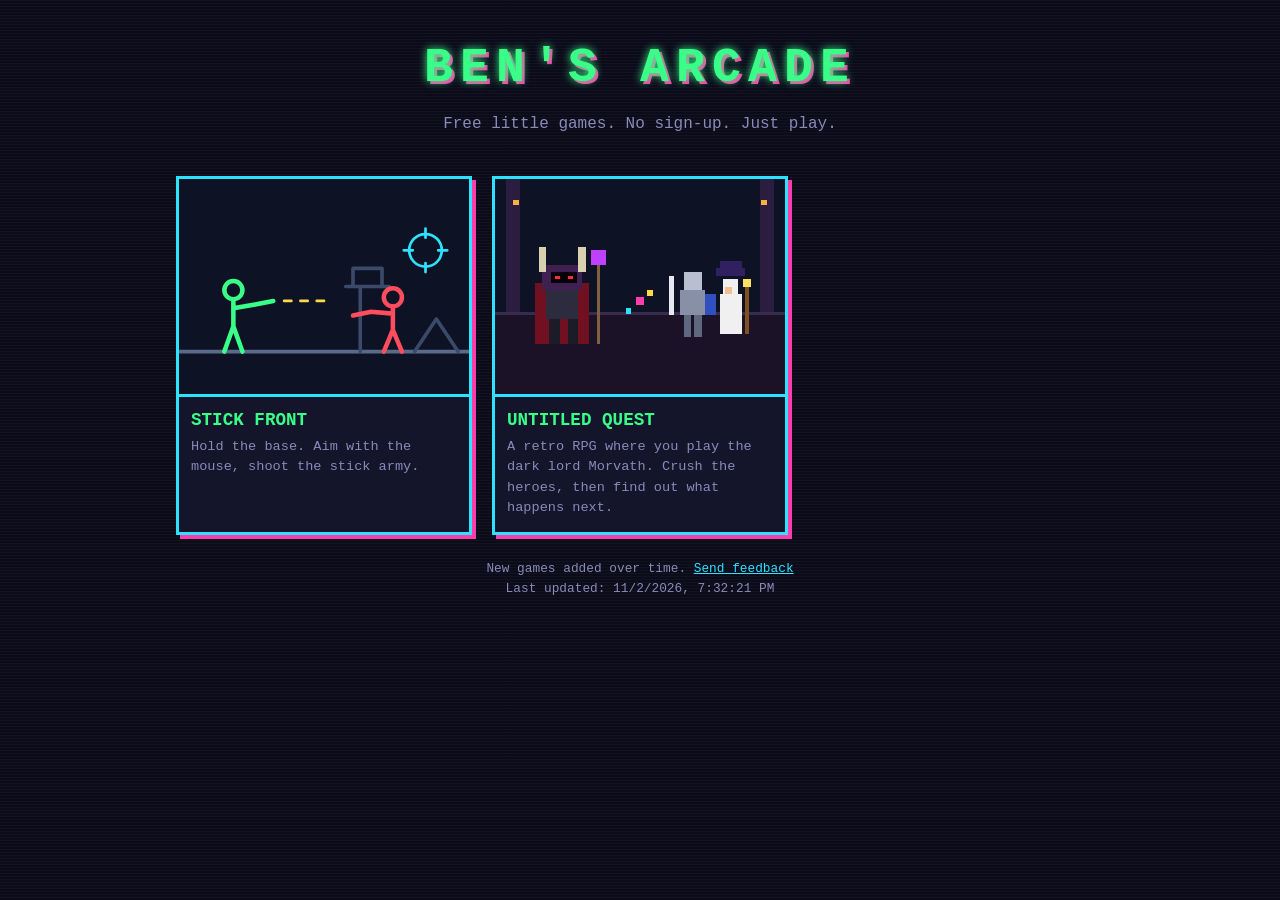
<file: index.html>
<!doctype html>
<html lang="en">
<head>
  <meta charset="utf-8">
  <meta name="viewport" content="width=device-width, initial-scale=1">
  <title>Ben's Arcade</title>
  <meta name="description" content="A free arcade of small browser games. No ads, no sign-up, just play.">
  <link rel="stylesheet" href="css/site.css?v=2">
</head>
<body>
  <div class="wrap">
    <header class="site">
      <h1>Ben's Arcade</h1>
      <p>Free little games. No sign-up. Just play.</p>
    </header>
    <main>
      <div id="games" class="grid" aria-live="polite"></div>
      <p id="status" class="msg">Loading games...</p>
    </main>
    <footer class="site">New games added over time. <a href="contact.html">Send feedback</a><br>Last updated: <time id="updated">...</time></footer>
  </div>
  <script src="js/portal.js"></script>
</body>
</html>
</file>
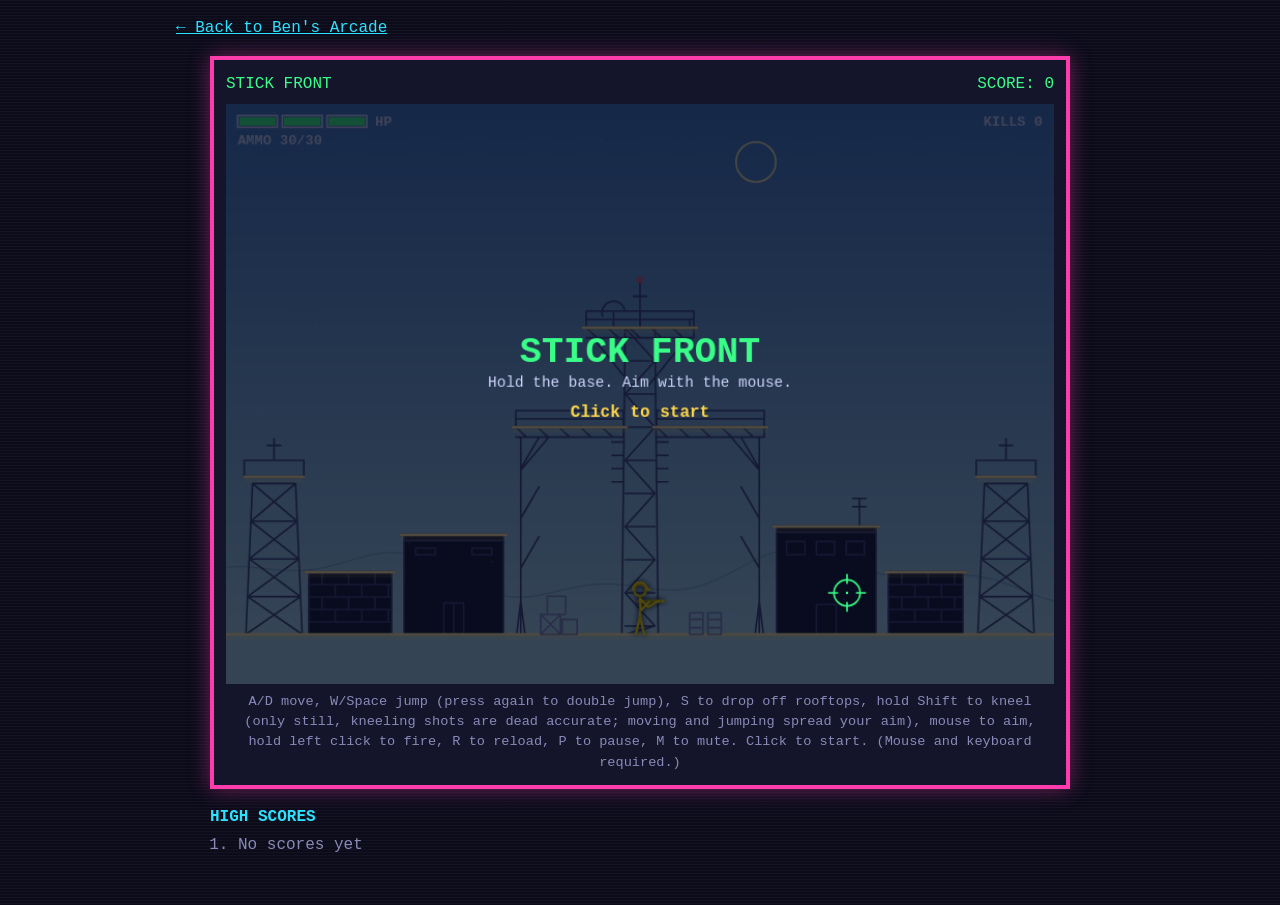
<file: games/stick-front/index.html>
<!doctype html>
<html lang="en">
<head>
  <meta charset="utf-8">
  <meta name="viewport" content="width=device-width, initial-scale=1">
  <title>Stick Front - Ben's Arcade</title>
  <link rel="stylesheet" href="../../css/site.css">
  <style>
    .cabinet { max-width: 860px; }
    .scores { max-width: 860px; }
    .cabinet canvas { image-rendering: auto; cursor: none; }
  </style>
</head>
<body>
  <div class="wrap">
    <a class="back" href="../../">&larr; Back to Ben's Arcade</a>
    <div class="cabinet">
      <div class="hud"><span>STICK FRONT</span><span>SCORE: <span id="score">0</span></span></div>
      <canvas id="game" width="800" height="560"></canvas>
      <p class="hint">A/D move, W/Space jump (press again to double jump), S to drop off rooftops, hold Shift to kneel (only still, kneeling shots are dead accurate; moving and jumping spread your aim), mouse to aim, hold left click to fire, R to reload, P to pause, M to mute. Click to start. (Mouse and keyboard required.)</p>
    </div>
    <section class="scores">
      <h2>High Scores</h2>
      <ol id="scores"></ol>
    </section>
  </div>
  <script src="../../js/scores.js"></script>
  <script src="game.js?v=2"></script>
</body>
</html>
</file>
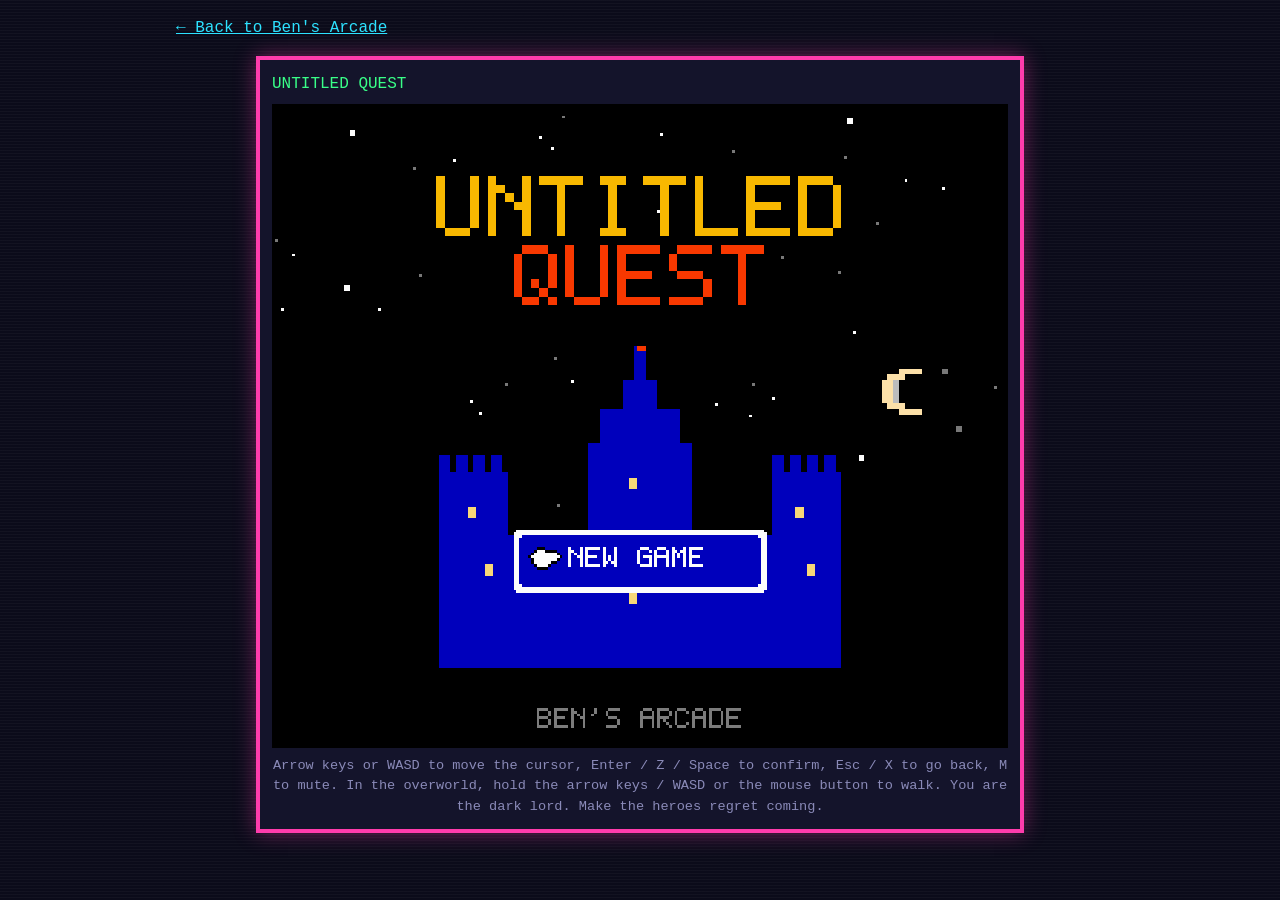
<file: games/untitled-quest/index.html>
<!doctype html>
<html lang="en">
<head>
  <meta charset="utf-8">
  <meta name="viewport" content="width=device-width, initial-scale=1">
  <title>Untitled Quest - Ben's Arcade</title>
  <link rel="stylesheet" href="../../css/site.css?v=2">
  <style>
    .cabinet { max-width: 768px; }
    .cabinet canvas { image-rendering: pixelated; cursor: default; }
  </style>
</head>
<body>
  <div class="wrap">
    <a class="back" href="../../">&larr; Back to Ben's Arcade</a>
    <div class="cabinet">
      <div class="hud"><span>UNTITLED QUEST</span></div>
      <canvas id="game" width="256" height="224"></canvas>
      <p class="hint">Arrow keys or WASD to move the cursor, Enter / Z / Space to confirm, Esc / X to go back, M to mute. In the overworld, hold the arrow keys / WASD or the mouse button to walk. You are the dark lord. Make the heroes regret coming.</p>
    </div>
  </div>
  <script src="game.js?v=3"></script>
</body>
</html>
</file>
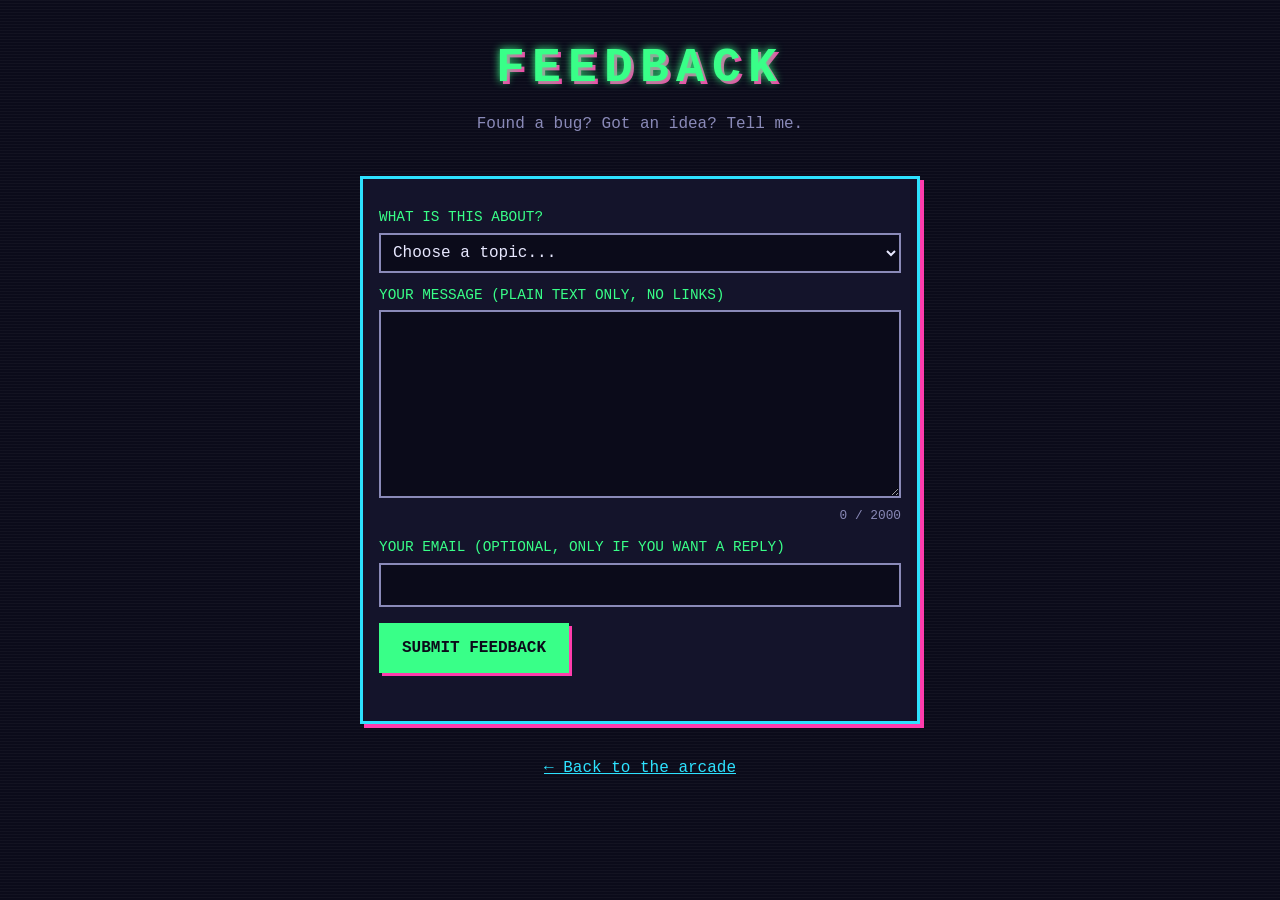
<file: contact.html>
<!doctype html>
<html lang="en">
<head>
  <meta charset="utf-8">
  <meta name="viewport" content="width=device-width, initial-scale=1">
  <title>Send Feedback - Ben's Arcade</title>
  <meta name="description" content="Report a bug, request a feature, or suggest a new game for Ben's Arcade.">
  <link rel="stylesheet" href="css/site.css?v=2">
</head>
<body>
  <div class="wrap">
    <header class="site">
      <h1>Feedback</h1>
      <p>Found a bug? Got an idea? Tell me.</p>
    </header>
    <main>
      <form id="feedback" class="form" novalidate>
        <label for="topic">What is this about?</label>
        <select id="topic" name="topic" required>
          <option value="" selected disabled>Choose a topic...</option>
          <option value="Bug">Bug</option>
          <option value="Feature request">Feature request</option>
          <option value="New game idea">New game idea</option>
          <option value="Other">Other</option>
        </select>

        <label for="message">Your message (plain text only, no links)</label>
        <textarea id="message" name="message" rows="7" minlength="10" maxlength="2000" required></textarea>
        <div class="counter"><span id="count">0</span> / 2000</div>

        <label for="reply">Your email (optional, only if you want a reply)</label>
        <input id="reply" name="reply" type="email" maxlength="200" autocomplete="email">

        <!-- honeypot: real users never see or fill this -->
        <input type="checkbox" name="botcheck" id="botcheck" class="hp" tabindex="-1" autocomplete="off" aria-hidden="true">

        <button type="submit" id="send">Submit feedback</button>
        <p id="result" class="msg" role="status" aria-live="polite"></p>
      </form>
      <noscript><p class="msg">This form needs JavaScript enabled.</p></noscript>
      <p class="msg"><a href="index.html">&larr; Back to the arcade</a></p>
    </main>
  </div>
  <script src="js/contact.js"></script>
</body>
</html>
</file>
<file: css/site.css>
:root {
  --bg: #0b0b1a;
  --panel: #14142b;
  --ink: #e8e8ff;
  --dim: #8a8ab8;
  --neon: #39ff88;
  --pink: #ff3cac;
  --cyan: #2de2ff;
  --font: "Courier New", Courier, monospace;
}

* { box-sizing: border-box; }

body {
  margin: 0;
  min-height: 100vh;
  background: var(--bg);
  color: var(--ink);
  font-family: var(--font);
  line-height: 1.5;
  /* faint scanlines */
  background-image: repeating-linear-gradient(
    to bottom, rgba(255,255,255,0.03) 0, rgba(255,255,255,0.03) 1px, transparent 1px, transparent 3px);
}

a { color: var(--cyan); }
a:hover { color: var(--pink); }

.wrap { max-width: 960px; margin: 0 auto; padding: 0 16px 48px; }

header.site {
  text-align: center;
  padding: 32px 16px 16px;
}
header.site h1 {
  margin: 0;
  font-size: clamp(1.8rem, 6vw, 3rem);
  letter-spacing: 0.15em;
  text-transform: uppercase;
  color: var(--neon);
  text-shadow: 0 0 8px var(--neon), 3px 3px 0 var(--pink);
}
header.site p { color: var(--dim); margin: 8px 0 0; }

.grid {
  display: grid;
  grid-template-columns: repeat(auto-fill, minmax(220px, 1fr));
  gap: 20px;
  margin-top: 24px;
}

.card {
  display: block;
  background: var(--panel);
  border: 3px solid var(--cyan);
  box-shadow: 4px 4px 0 var(--pink);
  color: inherit;
  text-decoration: none;
  transition: transform 0.1s;
}
.card:hover, .card:focus-visible {
  transform: translate(-2px, -2px);
  border-color: var(--neon);
  color: inherit;
}
.card img {
  display: block;
  width: 100%;
  aspect-ratio: 4 / 3;
  object-fit: cover;
  image-rendering: pixelated;
  background: #000;
  border-bottom: 3px solid var(--cyan);
}
.card .body { padding: 10px 12px 14px; }
.card h2 { margin: 0 0 4px; font-size: 1.1rem; color: var(--neon); text-transform: uppercase; }
.card p { margin: 0; font-size: 0.85rem; color: var(--dim); }

.msg { text-align: center; color: var(--dim); margin-top: 32px; }

footer.site { text-align: center; color: var(--dim); font-size: 0.8rem; padding: 24px 16px; }

/* Game pages */
.cabinet {
  max-width: 560px;
  margin: 16px auto;
  padding: 12px;
  background: var(--panel);
  border: 4px solid var(--pink);
  box-shadow: 0 0 20px rgba(255,60,172,0.4);
}
.cabinet canvas {
  display: block;
  width: 100%;
  height: auto;
  background: #000;
  image-rendering: pixelated;
  touch-action: none;
}
.hud { display: flex; justify-content: space-between; margin-bottom: 8px; color: var(--neon); }
.hint { color: var(--dim); font-size: 0.85rem; text-align: center; margin: 8px 0 0; }

.scores { max-width: 560px; margin: 0 auto; }
.scores h2 { color: var(--cyan); text-transform: uppercase; font-size: 1rem; margin: 16px 0 4px; }
.scores ol { margin: 0; padding-left: 28px; color: var(--ink); }
.scores .empty { color: var(--dim); }

.back { display: inline-block; margin: 16px 0 0; }

/* Feedback form */
.form { max-width: 560px; margin: 24px auto 0; padding: 16px; background: var(--panel); border: 3px solid var(--cyan); box-shadow: 4px 4px 0 var(--pink); }
.form label { display: block; margin: 12px 0 4px; color: var(--neon); font-size: 0.9rem; text-transform: uppercase; }
.form select, .form textarea, .form input[type="email"] {
  width: 100%; padding: 8px; font: inherit; color: var(--ink);
  background: var(--bg); border: 2px solid var(--dim);
}
.form select:focus, .form textarea:focus, .form input:focus { outline: none; border-color: var(--neon); }
.form textarea { resize: vertical; }
.form .counter { text-align: right; color: var(--dim); font-size: 0.8rem; }
.form .hp { position: absolute; left: -9999px; }
.form button {
  margin-top: 16px; padding: 10px 20px; font: inherit; font-weight: bold; text-transform: uppercase;
  color: var(--bg); background: var(--neon); border: 3px solid var(--neon); box-shadow: 3px 3px 0 var(--pink); cursor: pointer;
}
.form button:hover:not(:disabled), .form button:focus-visible { background: var(--cyan); border-color: var(--cyan); }
.form button:disabled { opacity: 0.5; cursor: wait; }
.msg.ok { color: var(--neon); }
.msg.err { color: var(--pink); }
</file>
